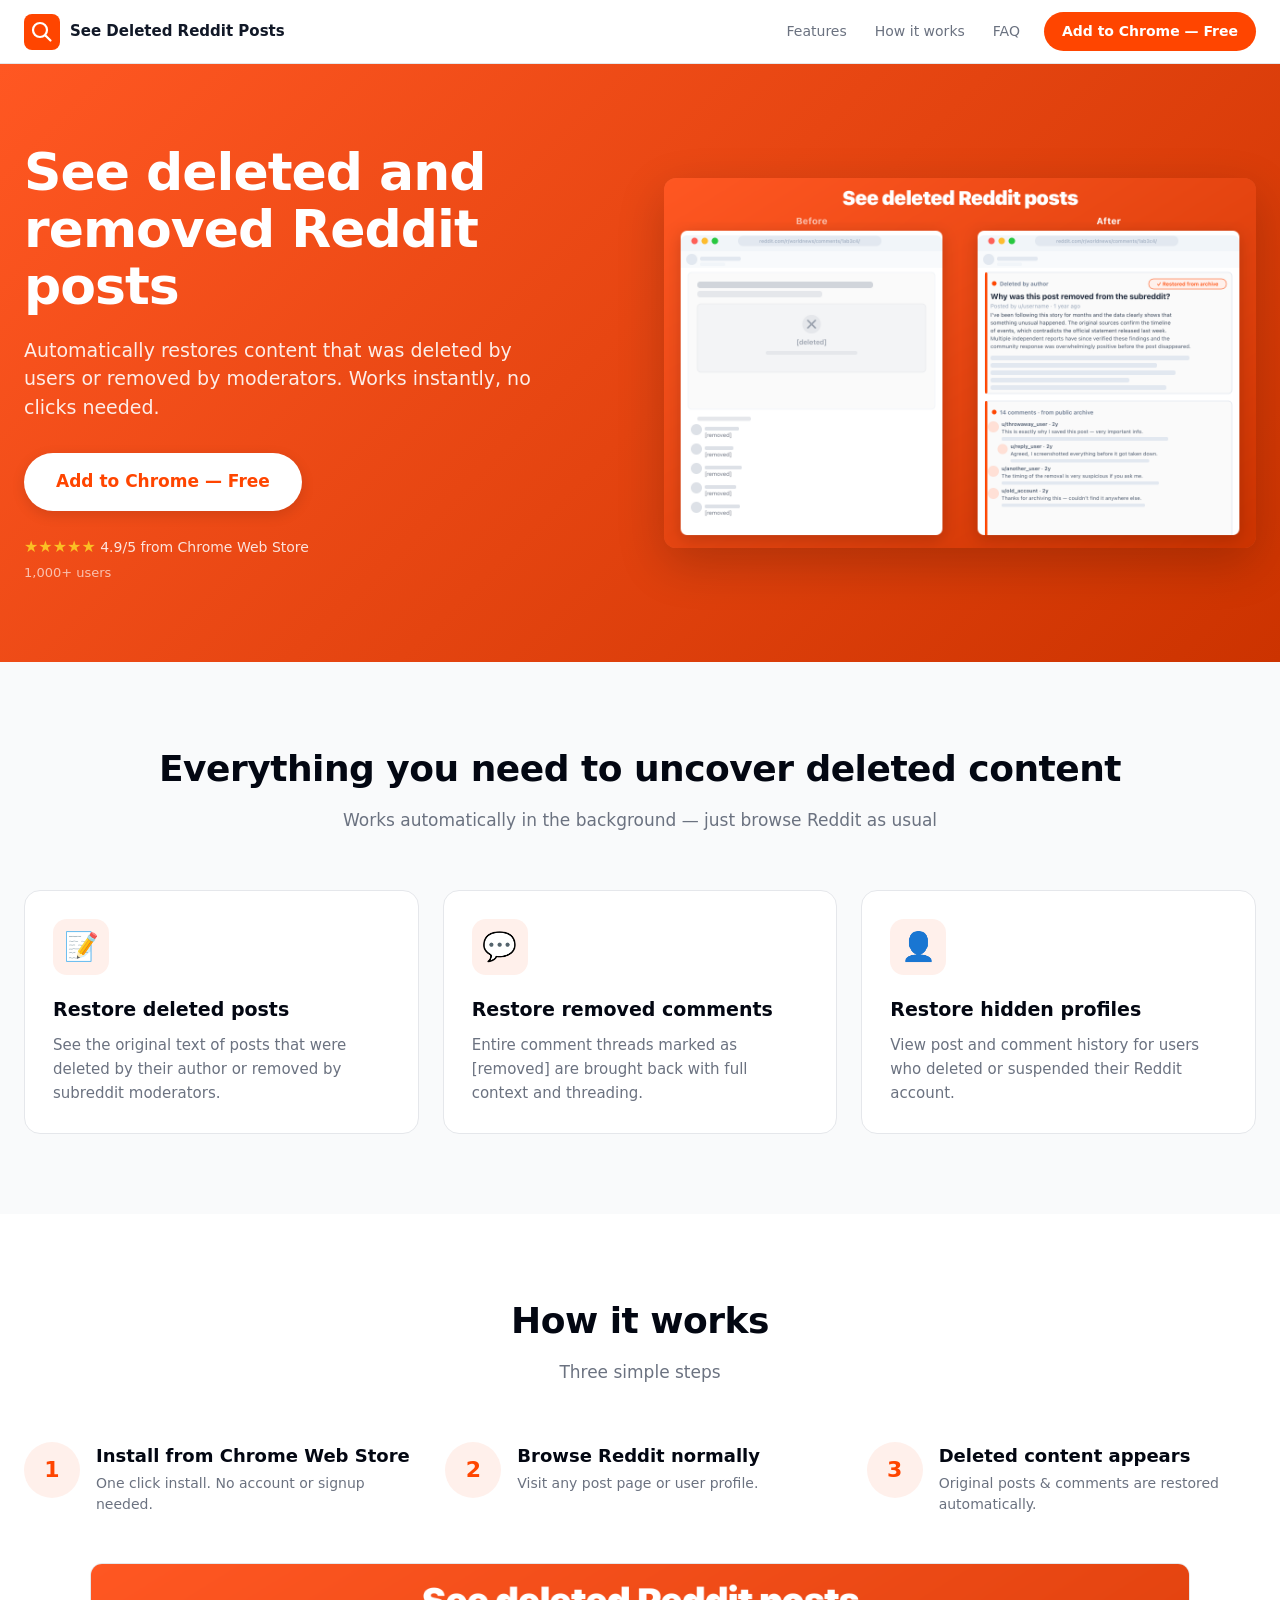
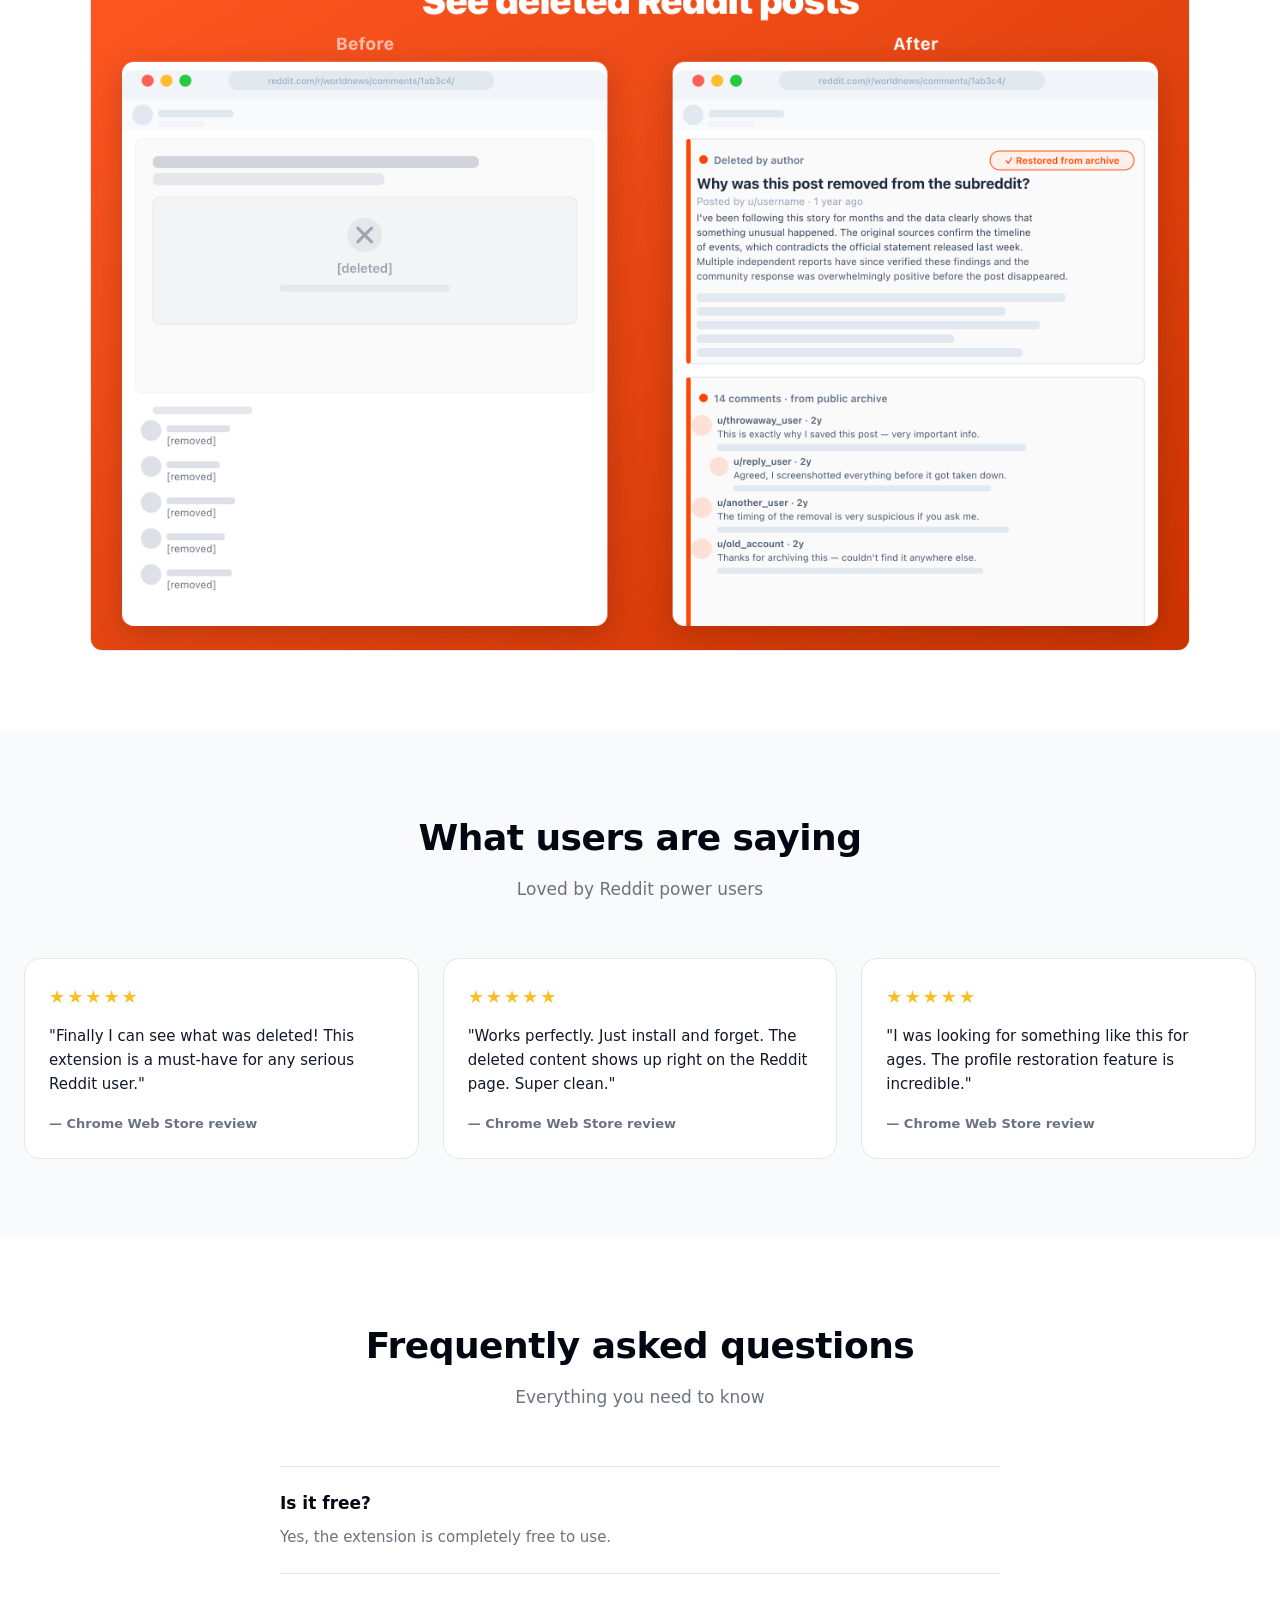
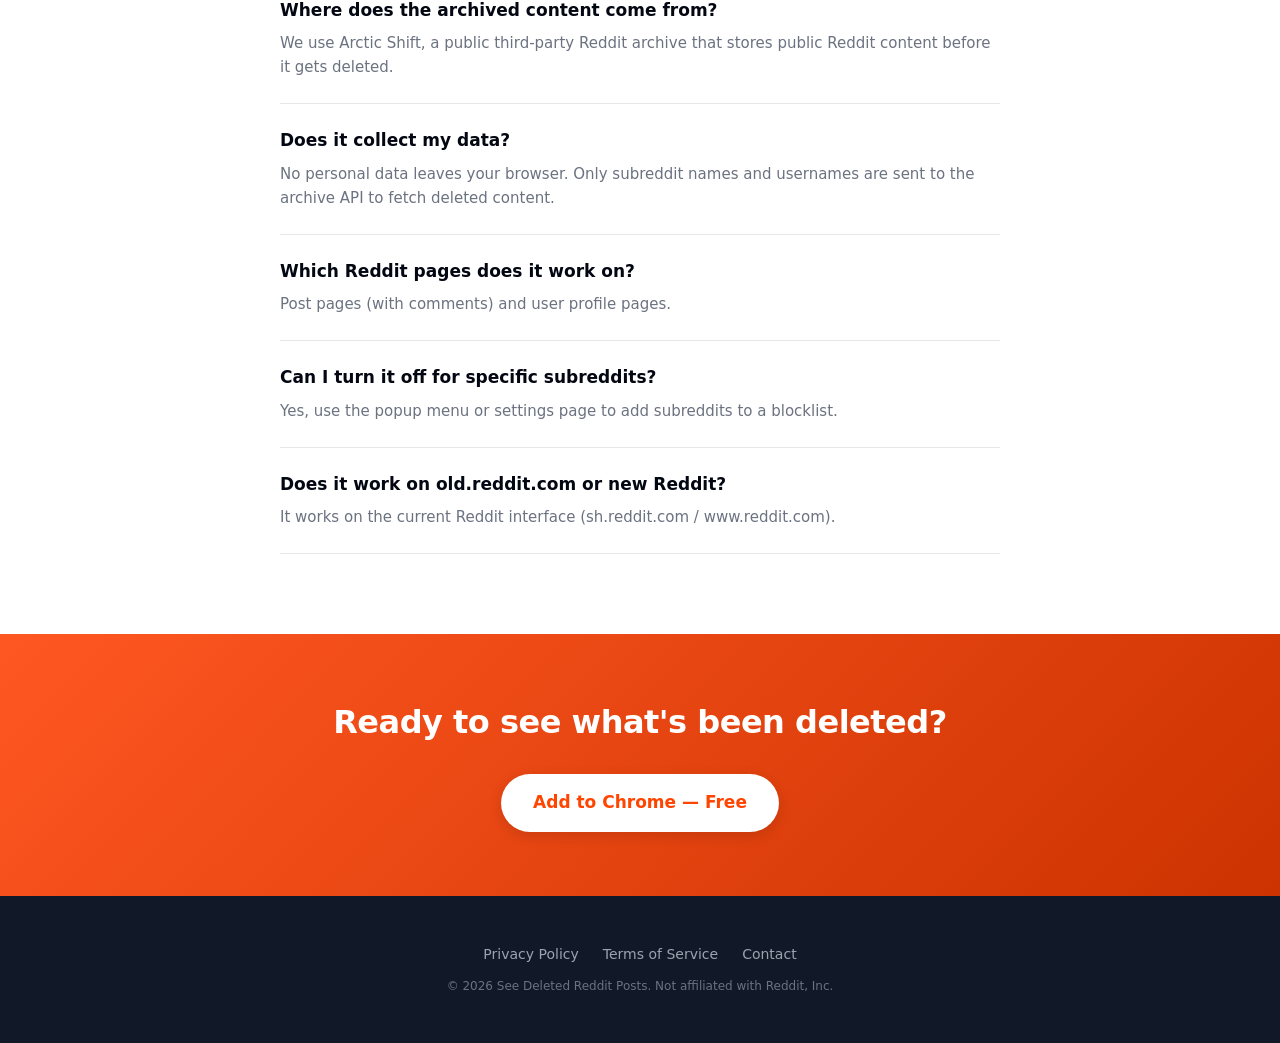
<file: index.html>
<!DOCTYPE html>
<html lang="en">
<head>
  <meta charset="UTF-8">
  <meta name="viewport" content="width=device-width, initial-scale=1.0">
  <title>See Deleted Reddit Posts — Chrome Extension to Restore Removed Content</title>
  <meta name="description" content="Free Chrome extension that automatically restores deleted Reddit posts, removed comments, and hidden user profiles. Works instantly with no setup.">
  <link rel="icon" href="images/favicon.png" type="image/png">
  <link rel="stylesheet" href="css/styles.css">
  <script defer src="https://cloud.umami.is/script.js" data-website-id="a83e818a-06e0-423e-9f40-ede7516b01c0"></script>

  <!-- Open Graph -->
  <meta property="og:title" content="See Deleted Reddit Posts — Chrome Extension">
  <meta property="og:description" content="Automatically restore deleted Reddit posts, removed comments, and hidden user profiles.">
  <meta property="og:image" content="images/og-image.png">
  <meta property="og:type" content="website">

  <!-- Structured data: SoftwareApplication -->
  <script type="application/ld+json">
  {
    "@context": "https://schema.org",
    "@type": "SoftwareApplication",
    "name": "See Deleted Reddit Posts",
    "applicationCategory": "BrowserApplication",
    "operatingSystem": "Chrome",
    "offers": {
      "@type": "Offer",
      "price": "0",
      "priceCurrency": "USD"
    },
    "aggregateRating": {
      "@type": "AggregateRating",
      "ratingValue": "4.9",
      "ratingCount": "1000"
    }
  }
  </script>
</head>
<body>

  <!-- Top Nav -->
  <nav class="nav">
    <div class="nav-inner">
      <a href="./" class="nav-brand">
        <span class="nav-logo">
          <svg width="22" height="22" viewBox="0 0 22 22" fill="none" xmlns="http://www.w3.org/2000/svg">
            <circle cx="9" cy="9" r="7" stroke="white" stroke-width="2.2" fill="none"/>
            <polygon points="9,5.5 12,11.5 6,11.5" fill="#FF4500"/>
            <line x1="14.5" y1="14.5" x2="19.5" y2="19.5" stroke="white" stroke-width="2.2" stroke-linecap="round"/>
          </svg>
        </span>
        See Deleted Reddit Posts
      </a>
      <div class="nav-links">
        <a href="#features">Features</a>
        <a href="#how-it-works">How it works</a>
        <a href="#faq">FAQ</a>
      </div>
      <a href="#install" class="btn-install" id="cws-link-top">Add to Chrome — Free</a>
    </div>
  </nav>

  <!-- Hero -->
  <section class="hero">
    <div class="hero-inner">
      <div>
        <h1>See deleted and removed Reddit posts</h1>
        <p class="hero-sub">
          Automatically restores content that was deleted by users or removed by moderators.
          Works instantly, no clicks needed.
        </p>
        <a href="#install" class="btn-cta-light" id="cws-link-hero">Add to Chrome — Free</a>
        <div class="hero-rating">
          <div>
            <div><span class="hero-rating-stars">★★★★★</span> <span class="hero-rating-text">4.9/5 from Chrome Web Store</span></div>
            <span class="hero-rating-count">1,000+ users</span>
          </div>
        </div>
      </div>
      <div class="hero-image">
        <img src="images/hero-before-after.png" alt="Before and after — extension restores deleted Reddit content">
      </div>
    </div>
  </section>

  <!-- Features -->
  <section class="section" id="features">
    <h2 class="section-title">Everything you need to uncover deleted content</h2>
    <p class="section-sub">Works automatically in the background — just browse Reddit as usual</p>

    <div class="feature-grid">
      <div class="feature-card">
        <div class="feature-icon">📝</div>
        <h3>Restore deleted posts</h3>
        <p>See the original text of posts that were deleted by their author or removed by subreddit moderators.</p>
      </div>
      <div class="feature-card">
        <div class="feature-icon">💬</div>
        <h3>Restore removed comments</h3>
        <p>Entire comment threads marked as [removed] are brought back with full context and threading.</p>
      </div>
      <div class="feature-card">
        <div class="feature-icon">👤</div>
        <h3>Restore hidden profiles</h3>
        <p>View post and comment history for users who deleted or suspended their Reddit account.</p>
      </div>
    </div>
  </section>

  <!-- How it works -->
  <section class="section section-white" id="how-it-works" style="background:white;">
    <h2 class="section-title">How it works</h2>
    <p class="section-sub">Three simple steps</p>

    <div class="steps">
      <div class="step">
        <div class="step-num">1</div>
        <div class="step-text">
          <h4>Install from Chrome Web Store</h4>
          <p>One click install. No account or signup needed.</p>
        </div>
      </div>
      <div class="step">
        <div class="step-num">2</div>
        <div class="step-text">
          <h4>Browse Reddit normally</h4>
          <p>Visit any post page or user profile.</p>
        </div>
      </div>
      <div class="step">
        <div class="step-num">3</div>
        <div class="step-text">
          <h4>Deleted content appears</h4>
          <p>Original posts &amp; comments are restored automatically.</p>
        </div>
      </div>
    </div>

    <div class="demo-image">
      <img src="images/hero-before-after.png" alt="Before and after demonstration">
    </div>
  </section>

  <!-- Reviews -->
  <section class="section">
    <h2 class="section-title">What users are saying</h2>
    <p class="section-sub">Loved by Reddit power users</p>

    <div class="review-grid">
      <div class="review-card">
        <div class="review-stars">★★★★★</div>
        <p class="review-text">"Finally I can see what was deleted! This extension is a must-have for any serious Reddit user."</p>
        <div class="review-attr">— Chrome Web Store review</div>
      </div>
      <div class="review-card">
        <div class="review-stars">★★★★★</div>
        <p class="review-text">"Works perfectly. Just install and forget. The deleted content shows up right on the Reddit page. Super clean."</p>
        <div class="review-attr">— Chrome Web Store review</div>
      </div>
      <div class="review-card">
        <div class="review-stars">★★★★★</div>
        <p class="review-text">"I was looking for something like this for ages. The profile restoration feature is incredible."</p>
        <div class="review-attr">— Chrome Web Store review</div>
      </div>
    </div>
  </section>

  <!-- FAQ -->
  <section class="section section-white" id="faq" style="background:white;">
    <h2 class="section-title">Frequently asked questions</h2>
    <p class="section-sub">Everything you need to know</p>

    <div class="faq-list">
      <div class="faq-item">
        <div class="faq-q">Is it free?</div>
        <div class="faq-a">Yes, the extension is completely free to use.</div>
      </div>
      <div class="faq-item">
        <div class="faq-q">Where does the archived content come from?</div>
        <div class="faq-a">We use Arctic Shift, a public third-party Reddit archive that stores public Reddit content before it gets deleted.</div>
      </div>
      <div class="faq-item">
        <div class="faq-q">Does it collect my data?</div>
        <div class="faq-a">No personal data leaves your browser. Only subreddit names and usernames are sent to the archive API to fetch deleted content.</div>
      </div>
      <div class="faq-item">
        <div class="faq-q">Which Reddit pages does it work on?</div>
        <div class="faq-a">Post pages (with comments) and user profile pages.</div>
      </div>
      <div class="faq-item">
        <div class="faq-q">Can I turn it off for specific subreddits?</div>
        <div class="faq-a">Yes, use the popup menu or settings page to add subreddits to a blocklist.</div>
      </div>
      <div class="faq-item">
        <div class="faq-q">Does it work on old.reddit.com or new Reddit?</div>
        <div class="faq-a">It works on the current Reddit interface (sh.reddit.com / www.reddit.com).</div>
      </div>
    </div>
  </section>

  <!-- Final CTA -->
  <section class="final-cta" id="install">
    <h2>Ready to see what's been deleted?</h2>
    <a href="#" class="btn-cta-light" id="cws-link-bottom">Add to Chrome — Free</a>
  </section>

  <!-- Footer -->
  <footer class="footer">
    <div class="footer-links">
      <a href="privacy/">Privacy Policy</a>
      <a href="terms/">Terms of Service</a>
      <a href="mailto:cws.ai.answer.generator@gmail.com">Contact</a>
    </div>
    <div class="footer-copy">© 2026 See Deleted Reddit Posts. Not affiliated with Reddit, Inc.</div>
  </footer>

  <script src="js/main.js"></script>
</body>
</html>
</file>
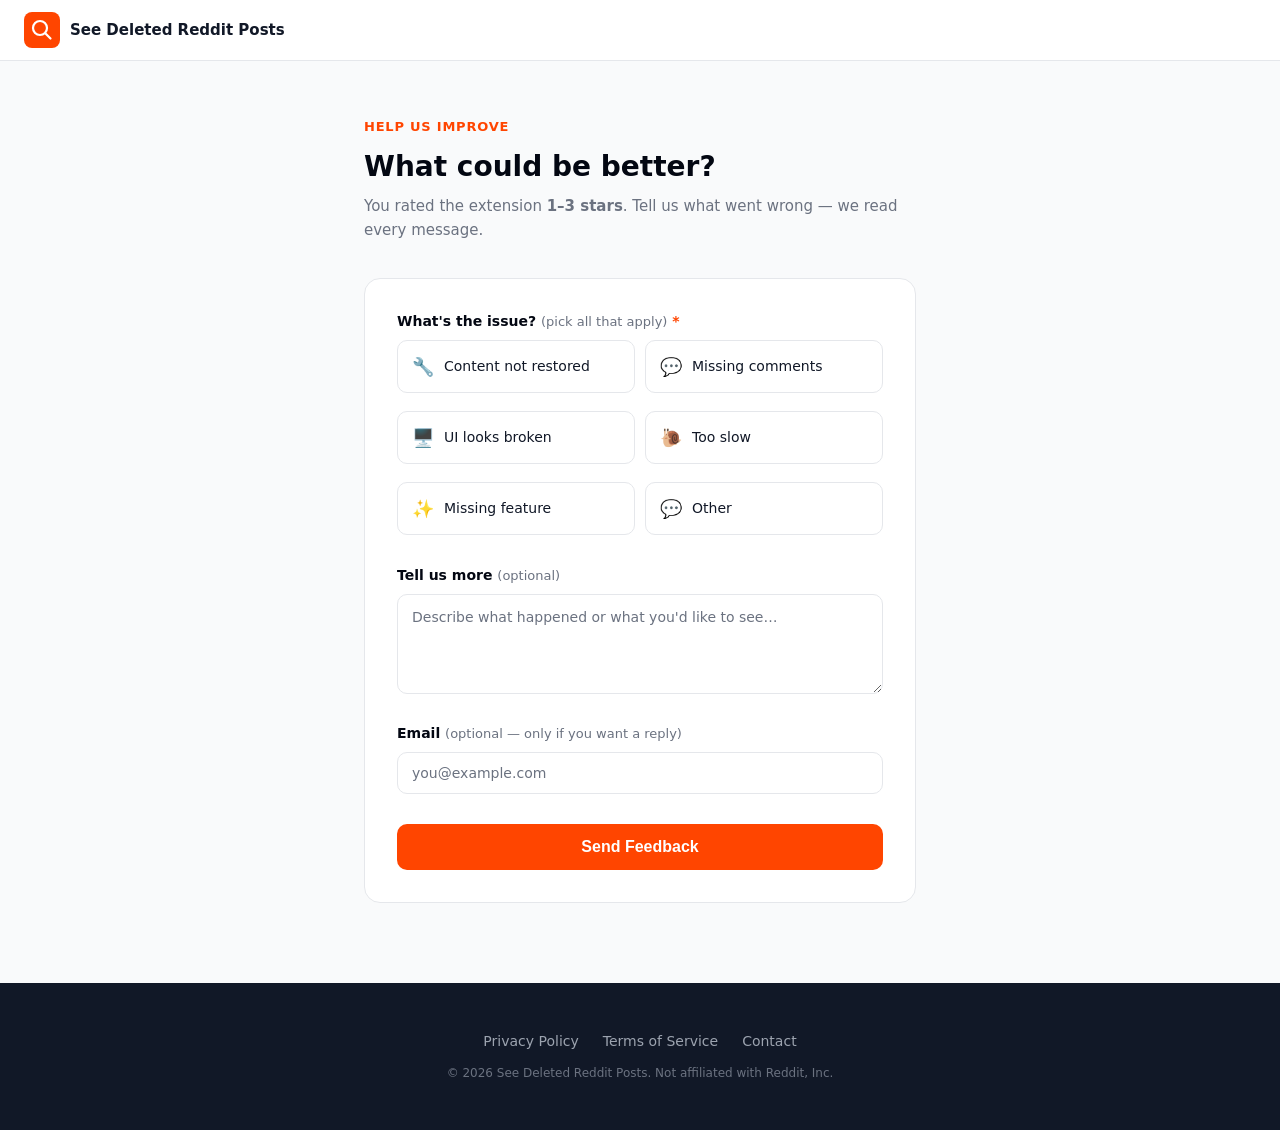
<file: feedback/index.html>
<!DOCTYPE html>
<html lang="en">
<head>
  <meta charset="UTF-8">
  <meta name="viewport" content="width=device-width, initial-scale=1.0">
  <title>Share Your Feedback — See Deleted Reddit Posts</title>
  <meta name="robots" content="noindex">
  <link rel="icon" href="../images/favicon.png" type="image/png">
  <link rel="stylesheet" href="../css/styles.css">
  <script defer src="https://cloud.umami.is/script.js" data-website-id="a83e818a-06e0-423e-9f40-ede7516b01c0"></script>
  <style>
    .feedback-page {
      min-height: 100vh;
      display: flex;
      flex-direction: column;
    }
    .feedback-main {
      flex: 1;
      max-width: 600px;
      margin: 0 auto;
      padding: 56px 24px 80px;
      width: 100%;
    }
    .feedback-eyebrow {
      font-size: 13px;
      font-weight: 600;
      color: var(--accent);
      text-transform: uppercase;
      letter-spacing: 0.06em;
      margin-bottom: 12px;
    }
    .feedback-main h1 {
      font-size: 28px;
      font-weight: 800;
      color: var(--fg-strong);
      margin-bottom: 10px;
      line-height: 1.25;
    }
    .feedback-main .subtitle {
      font-size: 15px;
      color: var(--muted);
      margin-bottom: 36px;
      line-height: 1.6;
    }
    .rating-display {
      display: inline-flex;
      align-items: center;
      gap: 6px;
      background: #fff7ed;
      border: 1.5px solid #fed7aa;
      border-radius: 8px;
      padding: 6px 14px;
      margin-bottom: 32px;
    }
    .rating-display .stars {
      font-size: 18px;
      letter-spacing: 1px;
    }
    .rating-display .rating-label {
      font-size: 13px;
      font-weight: 600;
      color: #92400e;
    }
    .form-card {
      background: white;
      border: 1px solid var(--border);
      border-radius: 16px;
      padding: 32px;
    }
    .form-group {
      margin-bottom: 22px;
    }
    .form-group label {
      display: block;
      font-size: 14px;
      font-weight: 600;
      color: var(--fg-strong);
      margin-bottom: 8px;
    }
    .form-group label .optional {
      font-weight: 400;
      color: var(--muted);
      font-size: 13px;
    }
    .issue-grid {
      display: grid;
      grid-template-columns: 1fr 1fr;
      gap: 10px;
    }
    @media (max-width: 480px) {
      .issue-grid { grid-template-columns: 1fr; }
    }
    .issue-option {
      position: relative;
    }
    .issue-option input[type="checkbox"] {
      position: absolute;
      opacity: 0;
      width: 0;
      height: 0;
    }
    .issue-option label {
      display: flex;
      align-items: center;
      gap: 10px;
      padding: 12px 14px;
      border: 1.5px solid var(--border);
      border-radius: 10px;
      cursor: pointer;
      font-size: 14px;
      font-weight: 500;
      color: var(--fg);
      transition: border-color 0.15s, background 0.15s;
      user-select: none;
    }
    .issue-option label .emoji {
      font-size: 18px;
      flex-shrink: 0;
    }
    .issue-option input[type="checkbox"]:checked + label {
      border-color: var(--accent);
      background: var(--accent-light);
      color: var(--fg-strong);
    }
    .issue-option label:hover {
      border-color: #d1d5db;
      background: var(--bg);
    }
    textarea {
      width: 100%;
      min-height: 100px;
      padding: 12px 14px;
      border: 1.5px solid var(--border);
      border-radius: 10px;
      font-size: 14px;
      font-family: inherit;
      color: var(--fg);
      background: white;
      resize: vertical;
      transition: border-color 0.15s;
      line-height: 1.5;
    }
    textarea:focus {
      outline: none;
      border-color: var(--accent);
    }
    textarea::placeholder { color: var(--muted); }
    input[type="email"] {
      width: 100%;
      padding: 12px 14px;
      border: 1.5px solid var(--border);
      border-radius: 10px;
      font-size: 14px;
      font-family: inherit;
      color: var(--fg);
      background: white;
      transition: border-color 0.15s;
    }
    input[type="email"]:focus {
      outline: none;
      border-color: var(--accent);
    }
    input[type="email"]::placeholder { color: var(--muted); }
    .submit-btn {
      width: 100%;
      padding: 14px;
      background: var(--accent);
      color: white;
      border: none;
      border-radius: 10px;
      font-size: 16px;
      font-weight: 700;
      cursor: pointer;
      transition: background 0.15s, transform 0.1s;
      margin-top: 8px;
    }
    .submit-btn:hover { background: var(--accent-dark); }
    .submit-btn:active { transform: scale(0.99); }
    .submit-btn:disabled {
      background: #d1d5db;
      cursor: not-allowed;
      transform: none;
    }
    .field-error {
      font-size: 13px;
      color: #dc2626;
      margin-top: 8px;
      display: none;
    }
    .field-error.visible { display: block; }
    .issue-grid.invalid .issue-option label {
      border-color: #fca5a5;
    }
    .success-state {
      display: none;
      text-align: center;
      padding: 40px 24px;
    }
    .success-state .success-icon {
      font-size: 52px;
      margin-bottom: 16px;
    }
    .success-state h2 {
      font-size: 22px;
      font-weight: 800;
      color: var(--fg-strong);
      margin-bottom: 10px;
    }
    .success-state p {
      color: var(--muted);
      font-size: 15px;
      line-height: 1.6;
      margin-bottom: 24px;
    }
    .success-state .back-btn {
      display: inline-block;
      padding: 10px 24px;
      background: var(--accent);
      color: white;
      border-radius: 8px;
      font-size: 14px;
      font-weight: 700;
      transition: background 0.15s;
    }
    .success-state .back-btn:hover { background: var(--accent-dark); }
  </style>
</head>
<body class="feedback-page">

  <nav class="nav">
    <div class="nav-inner">
      <a href="../" class="nav-brand">
        <span class="nav-logo">
          <svg width="22" height="22" viewBox="0 0 22 22" fill="none">
            <circle cx="9" cy="9" r="7" stroke="white" stroke-width="2.2" fill="none"/>
            <polygon points="9,5.5 12,11.5 6,11.5" fill="#FF4500"/>
            <line x1="14.5" y1="14.5" x2="19.5" y2="19.5" stroke="white" stroke-width="2.2" stroke-linecap="round"/>
          </svg>
        </span>
        See Deleted Reddit Posts
      </a>
    </div>
  </nav>

  <main class="feedback-main">
    <div class="feedback-eyebrow">Help us improve</div>
    <h1>What could be better?</h1>
    <p class="subtitle">You rated the extension <strong id="stars-label">1–3 stars</strong>. Tell us what went wrong — we read every message.</p>

    <!-- Rating badge (filled in by JS) -->
    <div class="rating-display" id="rating-display" style="display:none">
      <span class="stars" id="stars-emoji"></span>
      <span class="rating-label" id="stars-text"></span>
    </div>

    <div class="form-card">
      <!-- Form -->
      <form id="feedback-form">
        <div class="form-group">
          <label>What's the issue? <span class="optional">(pick all that apply)</span> <span style="color:var(--accent)">*</span></label>
          <div class="issue-grid" id="issue-grid">
            <div class="issue-option">
              <input type="checkbox" name="issue" id="i1" value="content_not_restored">
              <label for="i1"><span class="emoji">🔧</span> Content not restored</label>
            </div>
            <div class="issue-option">
              <input type="checkbox" name="issue" id="i2" value="missing_comments">
              <label for="i2"><span class="emoji">💬</span> Missing comments</label>
            </div>
            <div class="issue-option">
              <input type="checkbox" name="issue" id="i3" value="ui_broken">
              <label for="i3"><span class="emoji">🖥️</span> UI looks broken</label>
            </div>
            <div class="issue-option">
              <input type="checkbox" name="issue" id="i4" value="too_slow">
              <label for="i4"><span class="emoji">🐌</span> Too slow</label>
            </div>
            <div class="issue-option">
              <input type="checkbox" name="issue" id="i5" value="missing_feature">
              <label for="i5"><span class="emoji">✨</span> Missing feature</label>
            </div>
            <div class="issue-option">
              <input type="checkbox" name="issue" id="i6" value="other">
              <label for="i6"><span class="emoji">💬</span> Other</label>
            </div>
          </div>
          <div class="field-error" id="issue-error">Please select at least one issue.</div>
        </div>

        <div class="form-group">
          <label for="comment">Tell us more <span class="optional">(optional)</span></label>
          <textarea id="comment" name="comment" placeholder="Describe what happened or what you'd like to see…"></textarea>
        </div>

        <div class="form-group">
          <label for="email">Email <span class="optional">(optional — only if you want a reply)</span></label>
          <input type="email" id="email" name="email" placeholder="you@example.com">
        </div>

        <button type="submit" class="submit-btn" id="submit-btn">Send Feedback</button>
      </form>

      <!-- Success state -->
      <div class="success-state" id="success-state">
        <div class="success-icon">🙏</div>
        <h2>Thank you for the feedback!</h2>
        <p>We'll do our best to fix the issues you mentioned. If you left an email we may follow up.</p>
        <a href="https://www.reddit.com" class="back-btn">Back to Reddit</a>
      </div>
    </div>
  </main>

  <footer class="footer">
    <div class="footer-links">
      <a href="../privacy/">Privacy Policy</a>
      <a href="../terms/">Terms of Service</a>
      <a href="mailto:cws.ai.answer.generator@gmail.com">Contact</a>
    </div>
    <div class="footer-copy">© 2026 See Deleted Reddit Posts. Not affiliated with Reddit, Inc.</div>
  </footer>

  <script src="../js/main.js"></script>
  <script>
    const SUPABASE_URL = "https://jjcecqewbzsrinvnftol.supabase.co";
    const SUPABASE_ANON_KEY = "eyJhbGciOiJIUzI1NiIsInR5cCI6IkpXVCJ9.eyJpc3MiOiJzdXBhYmFzZSIsInJlZiI6ImpqY2VjcWV3Ynpzcmludm5mdG9sIiwicm9sZSI6ImFub24iLCJpYXQiOjE3NzgxMzcxODEsImV4cCI6MjA5MzcxMzE4MX0.tUGiUSWQAZ0TraMjiqO5B52yRtXOVjyChQ_gHYhQ5Ww";
    const FEEDBACK_SOURCE = "in_app_rating";

    // Read ?rating=N from URL (extension passes it)
    const params = new URLSearchParams(location.search);
    const rating = parseInt(params.get("rating") || "0", 10);

    if (rating >= 1 && rating <= 5) {
      const starsEl = document.getElementById("stars-emoji");
      const textEl = document.getElementById("stars-text");
      const ratingDisplay = document.getElementById("rating-display");
      starsEl.textContent = "★".repeat(rating) + "☆".repeat(5 - rating);
      textEl.textContent = `${rating} star${rating > 1 ? "s" : ""}`;
      ratingDisplay.style.display = "inline-flex";

      const label = document.getElementById("stars-label");
      label.textContent = `${rating} star${rating > 1 ? "s" : ""}`;
    }

    const form = document.getElementById("feedback-form");
    const successState = document.getElementById("success-state");
    const submitBtn = document.getElementById("submit-btn");

    const issueGrid = document.getElementById("issue-grid");
    const issueError = document.getElementById("issue-error");

    issueGrid.addEventListener("change", () => {
      issueGrid.classList.remove("invalid");
      issueError.classList.remove("visible");
    });

    form.addEventListener("submit", async (e) => {
      e.preventDefault();
      const issues = Array.from(form.querySelectorAll('input[name="issue"]:checked'))
        .map(el => el.value);

      if (issues.length === 0) {
        issueGrid.classList.add("invalid");
        issueError.classList.add("visible");
        issueGrid.scrollIntoView({ behavior: "smooth", block: "center" });
        return;
      }
      issueGrid.classList.remove("invalid");
      issueError.classList.remove("visible");

      const comment = form.querySelector("#comment").value.trim() || null;
      const email = form.querySelector("#email").value.trim() || null;

      submitBtn.disabled = true;
      submitBtn.textContent = "Sending…";

      try {
        const resp = await fetch(`${SUPABASE_URL}/rest/v1/feedback`, {
          method: "POST",
          headers: {
            "Content-Type": "application/json",
            "apikey": SUPABASE_ANON_KEY,
            "Authorization": `Bearer ${SUPABASE_ANON_KEY}`,
            "Prefer": "return=minimal"
          },
          body: JSON.stringify({
            source: FEEDBACK_SOURCE,
            rating: rating || null,
            reason: issues.length > 0 ? issues.join(", ") : null,
            comment,
            email
          })
        });

        if (!resp.ok) throw new Error(`HTTP ${resp.status}`);

        form.style.display = "none";
        successState.style.display = "block";
      } catch (err) {
        console.error("Feedback submit error:", err);
        submitBtn.disabled = false;
        submitBtn.textContent = "Send Feedback";
        alert("Something went wrong. Please try again.");
      }
    });
  </script>
</body>
</html>
</file>
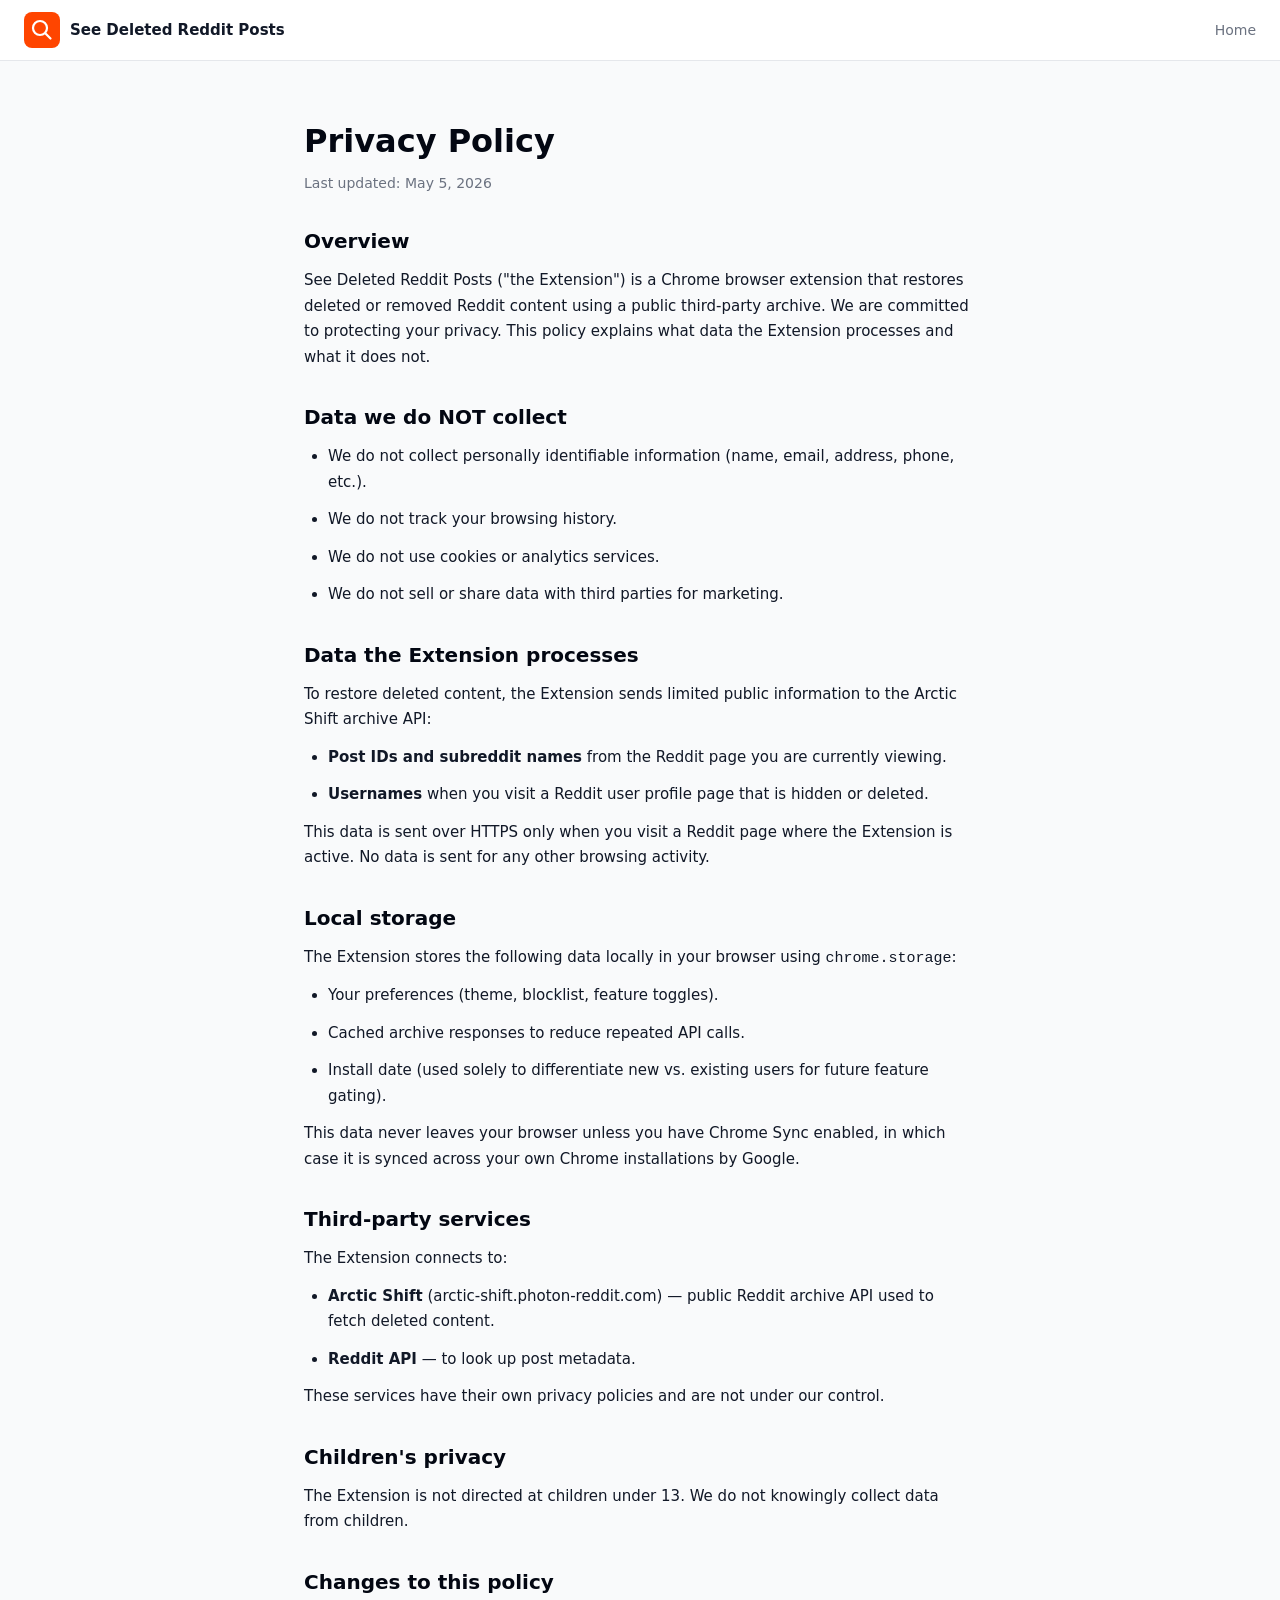
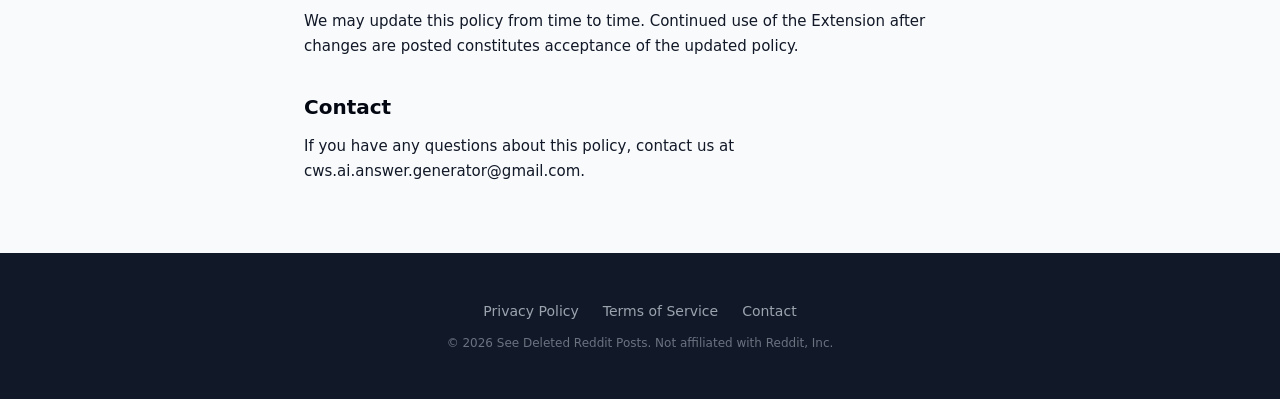
<file: privacy/index.html>
<!DOCTYPE html>
<html lang="en">
<head>
  <meta charset="UTF-8">
  <meta name="viewport" content="width=device-width, initial-scale=1.0">
  <title>Privacy Policy — See Deleted Reddit Posts</title>
  <link rel="icon" href="../images/favicon.png" type="image/png">
  <link rel="stylesheet" href="../css/styles.css">
  <script defer src="https://cloud.umami.is/script.js" data-website-id="a83e818a-06e0-423e-9f40-ede7516b01c0"></script>
  <style>
    .legal { max-width: 720px; margin: 0 auto; padding: 56px 24px; }
    .legal h1 { font-size: 32px; font-weight: 800; margin-bottom: 8px; color: var(--fg-strong); }
    .legal .last-updated { color: var(--muted); font-size: 14px; margin-bottom: 32px; }
    .legal h2 { font-size: 20px; font-weight: 700; margin: 32px 0 12px; color: var(--fg-strong); }
    .legal p, .legal li { font-size: 15px; color: var(--fg); line-height: 1.7; margin-bottom: 12px; }
    .legal ul { padding-left: 24px; }
  </style>
</head>
<body>

  <nav class="nav">
    <div class="nav-inner">
      <a href="../" class="nav-brand">
        <span class="nav-logo">
          <svg width="22" height="22" viewBox="0 0 22 22" fill="none">
            <circle cx="9" cy="9" r="7" stroke="white" stroke-width="2.2" fill="none"/>
            <polygon points="9,5.5 12,11.5 6,11.5" fill="#FF4500"/>
            <line x1="14.5" y1="14.5" x2="19.5" y2="19.5" stroke="white" stroke-width="2.2" stroke-linecap="round"/>
          </svg>
        </span>
        See Deleted Reddit Posts
      </a>
      <div class="nav-links" style="margin-left:auto;">
        <a href="../">Home</a>
      </div>
    </div>
  </nav>

  <main class="legal">
    <h1>Privacy Policy</h1>
    <div class="last-updated">Last updated: May 5, 2026</div>

    <h2>Overview</h2>
    <p>See Deleted Reddit Posts ("the Extension") is a Chrome browser extension that restores deleted or removed Reddit content using a public third-party archive. We are committed to protecting your privacy. This policy explains what data the Extension processes and what it does not.</p>

    <h2>Data we do NOT collect</h2>
    <ul>
      <li>We do not collect personally identifiable information (name, email, address, phone, etc.).</li>
      <li>We do not track your browsing history.</li>
      <li>We do not use cookies or analytics services.</li>
      <li>We do not sell or share data with third parties for marketing.</li>
    </ul>

    <h2>Data the Extension processes</h2>
    <p>To restore deleted content, the Extension sends limited public information to the Arctic Shift archive API:</p>
    <ul>
      <li><strong>Post IDs and subreddit names</strong> from the Reddit page you are currently viewing.</li>
      <li><strong>Usernames</strong> when you visit a Reddit user profile page that is hidden or deleted.</li>
    </ul>
    <p>This data is sent over HTTPS only when you visit a Reddit page where the Extension is active. No data is sent for any other browsing activity.</p>

    <h2>Local storage</h2>
    <p>The Extension stores the following data locally in your browser using <code>chrome.storage</code>:</p>
    <ul>
      <li>Your preferences (theme, blocklist, feature toggles).</li>
      <li>Cached archive responses to reduce repeated API calls.</li>
      <li>Install date (used solely to differentiate new vs. existing users for future feature gating).</li>
    </ul>
    <p>This data never leaves your browser unless you have Chrome Sync enabled, in which case it is synced across your own Chrome installations by Google.</p>

    <h2>Third-party services</h2>
    <p>The Extension connects to:</p>
    <ul>
      <li><strong>Arctic Shift</strong> (<a href="https://arctic-shift.photon-reddit.com/">arctic-shift.photon-reddit.com</a>) — public Reddit archive API used to fetch deleted content.</li>
      <li><strong>Reddit API</strong> — to look up post metadata.</li>
    </ul>
    <p>These services have their own privacy policies and are not under our control.</p>

    <h2>Children's privacy</h2>
    <p>The Extension is not directed at children under 13. We do not knowingly collect data from children.</p>

    <h2>Changes to this policy</h2>
    <p>We may update this policy from time to time. Continued use of the Extension after changes are posted constitutes acceptance of the updated policy.</p>

    <h2>Contact</h2>
    <p>If you have any questions about this policy, contact us at <a href="mailto:cws.ai.answer.generator@gmail.com">cws.ai.answer.generator@gmail.com</a>.</p>
  </main>

  <footer class="footer">
    <div class="footer-links">
      <a href="../privacy/">Privacy Policy</a>
      <a href="../terms/">Terms of Service</a>
      <a href="mailto:cws.ai.answer.generator@gmail.com">Contact</a>
    </div>
    <div class="footer-copy">© 2026 See Deleted Reddit Posts. Not affiliated with Reddit, Inc.</div>
  </footer>
</body>
</html>
</file>
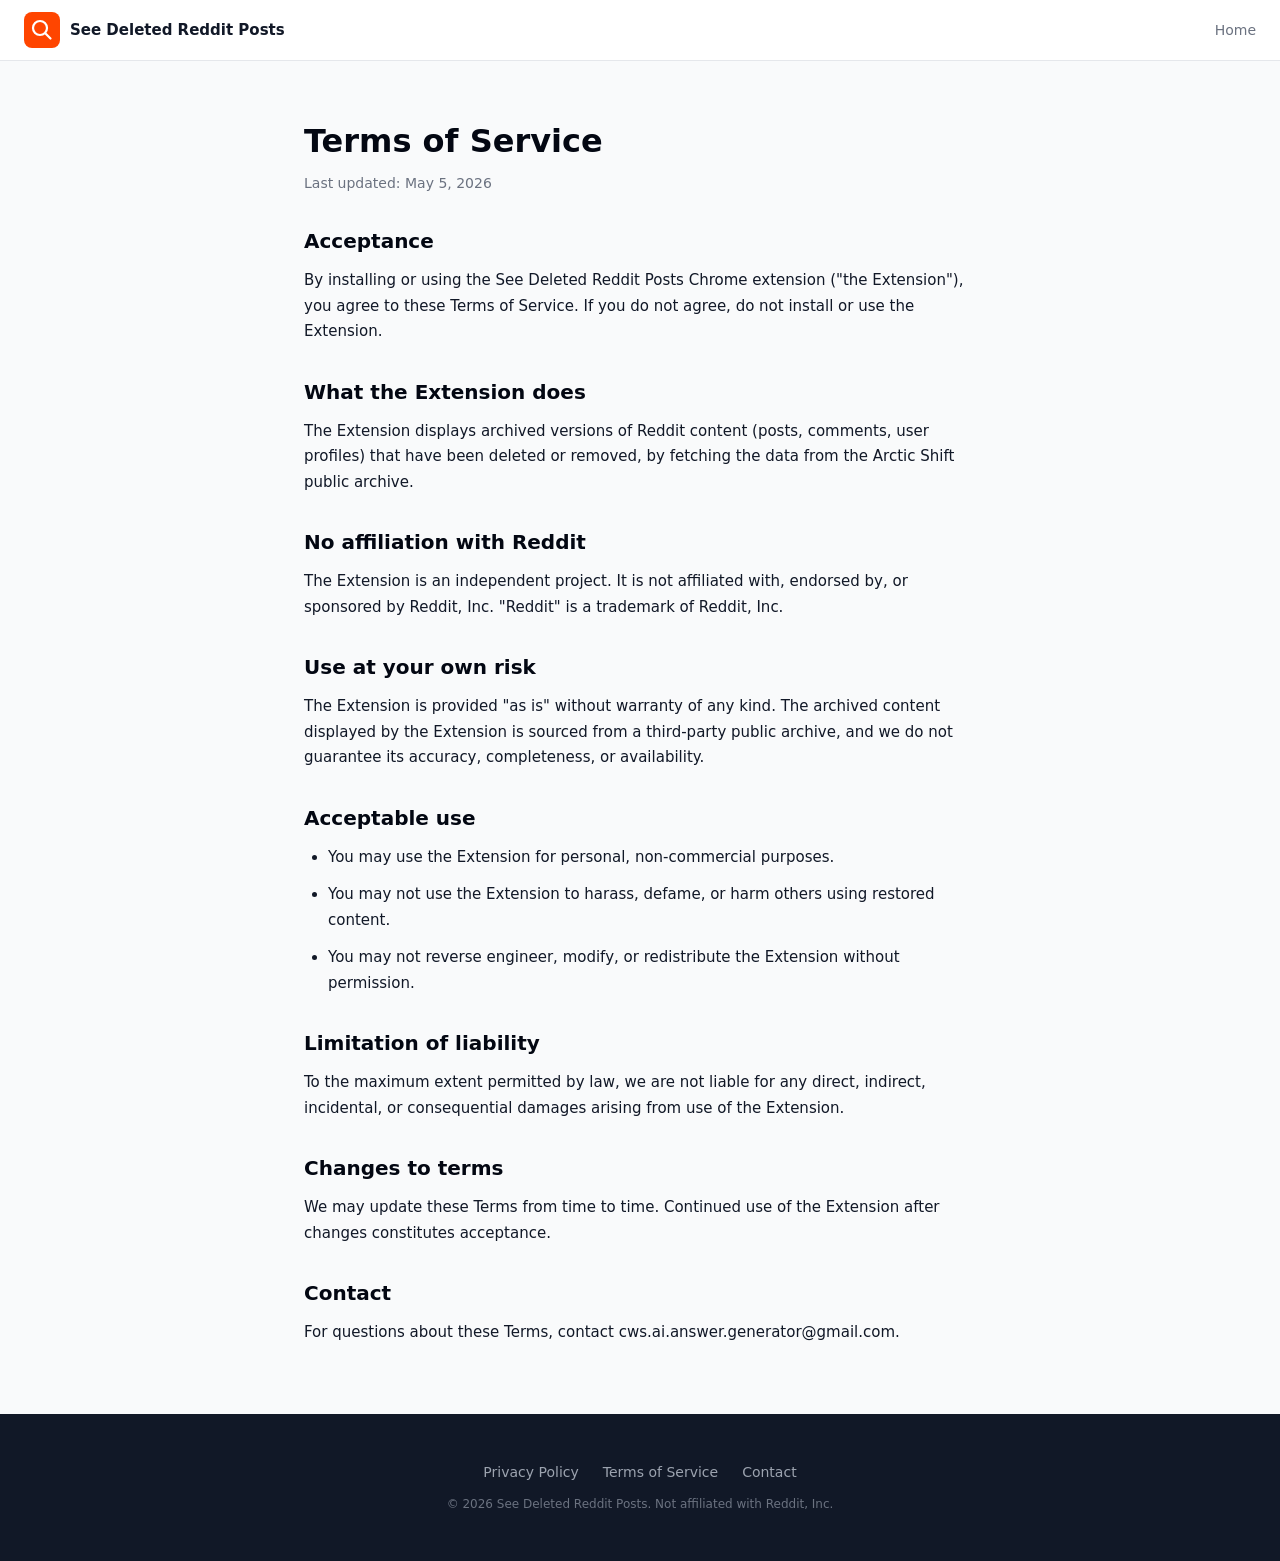
<file: terms/index.html>
<!DOCTYPE html>
<html lang="en">
<head>
  <meta charset="UTF-8">
  <meta name="viewport" content="width=device-width, initial-scale=1.0">
  <title>Terms of Service — See Deleted Reddit Posts</title>
  <link rel="icon" href="../images/favicon.png" type="image/png">
  <link rel="stylesheet" href="../css/styles.css">
  <script defer src="https://cloud.umami.is/script.js" data-website-id="a83e818a-06e0-423e-9f40-ede7516b01c0"></script>
  <style>
    .legal { max-width: 720px; margin: 0 auto; padding: 56px 24px; }
    .legal h1 { font-size: 32px; font-weight: 800; margin-bottom: 8px; color: var(--fg-strong); }
    .legal .last-updated { color: var(--muted); font-size: 14px; margin-bottom: 32px; }
    .legal h2 { font-size: 20px; font-weight: 700; margin: 32px 0 12px; color: var(--fg-strong); }
    .legal p, .legal li { font-size: 15px; color: var(--fg); line-height: 1.7; margin-bottom: 12px; }
    .legal ul { padding-left: 24px; }
  </style>
</head>
<body>

  <nav class="nav">
    <div class="nav-inner">
      <a href="../" class="nav-brand">
        <span class="nav-logo">
          <svg width="22" height="22" viewBox="0 0 22 22" fill="none">
            <circle cx="9" cy="9" r="7" stroke="white" stroke-width="2.2" fill="none"/>
            <polygon points="9,5.5 12,11.5 6,11.5" fill="#FF4500"/>
            <line x1="14.5" y1="14.5" x2="19.5" y2="19.5" stroke="white" stroke-width="2.2" stroke-linecap="round"/>
          </svg>
        </span>
        See Deleted Reddit Posts
      </a>
      <div class="nav-links" style="margin-left:auto;">
        <a href="../">Home</a>
      </div>
    </div>
  </nav>

  <main class="legal">
    <h1>Terms of Service</h1>
    <div class="last-updated">Last updated: May 5, 2026</div>

    <h2>Acceptance</h2>
    <p>By installing or using the See Deleted Reddit Posts Chrome extension ("the Extension"), you agree to these Terms of Service. If you do not agree, do not install or use the Extension.</p>

    <h2>What the Extension does</h2>
    <p>The Extension displays archived versions of Reddit content (posts, comments, user profiles) that have been deleted or removed, by fetching the data from the Arctic Shift public archive.</p>

    <h2>No affiliation with Reddit</h2>
    <p>The Extension is an independent project. It is not affiliated with, endorsed by, or sponsored by Reddit, Inc. "Reddit" is a trademark of Reddit, Inc.</p>

    <h2>Use at your own risk</h2>
    <p>The Extension is provided "as is" without warranty of any kind. The archived content displayed by the Extension is sourced from a third-party public archive, and we do not guarantee its accuracy, completeness, or availability.</p>

    <h2>Acceptable use</h2>
    <ul>
      <li>You may use the Extension for personal, non-commercial purposes.</li>
      <li>You may not use the Extension to harass, defame, or harm others using restored content.</li>
      <li>You may not reverse engineer, modify, or redistribute the Extension without permission.</li>
    </ul>

    <h2>Limitation of liability</h2>
    <p>To the maximum extent permitted by law, we are not liable for any direct, indirect, incidental, or consequential damages arising from use of the Extension.</p>

    <h2>Changes to terms</h2>
    <p>We may update these Terms from time to time. Continued use of the Extension after changes constitutes acceptance.</p>

    <h2>Contact</h2>
    <p>For questions about these Terms, contact <a href="mailto:cws.ai.answer.generator@gmail.com">cws.ai.answer.generator@gmail.com</a>.</p>
  </main>

  <footer class="footer">
    <div class="footer-links">
      <a href="../privacy/">Privacy Policy</a>
      <a href="../terms/">Terms of Service</a>
      <a href="mailto:cws.ai.answer.generator@gmail.com">Contact</a>
    </div>
    <div class="footer-copy">© 2026 See Deleted Reddit Posts. Not affiliated with Reddit, Inc.</div>
  </footer>
</body>
</html>
</file>
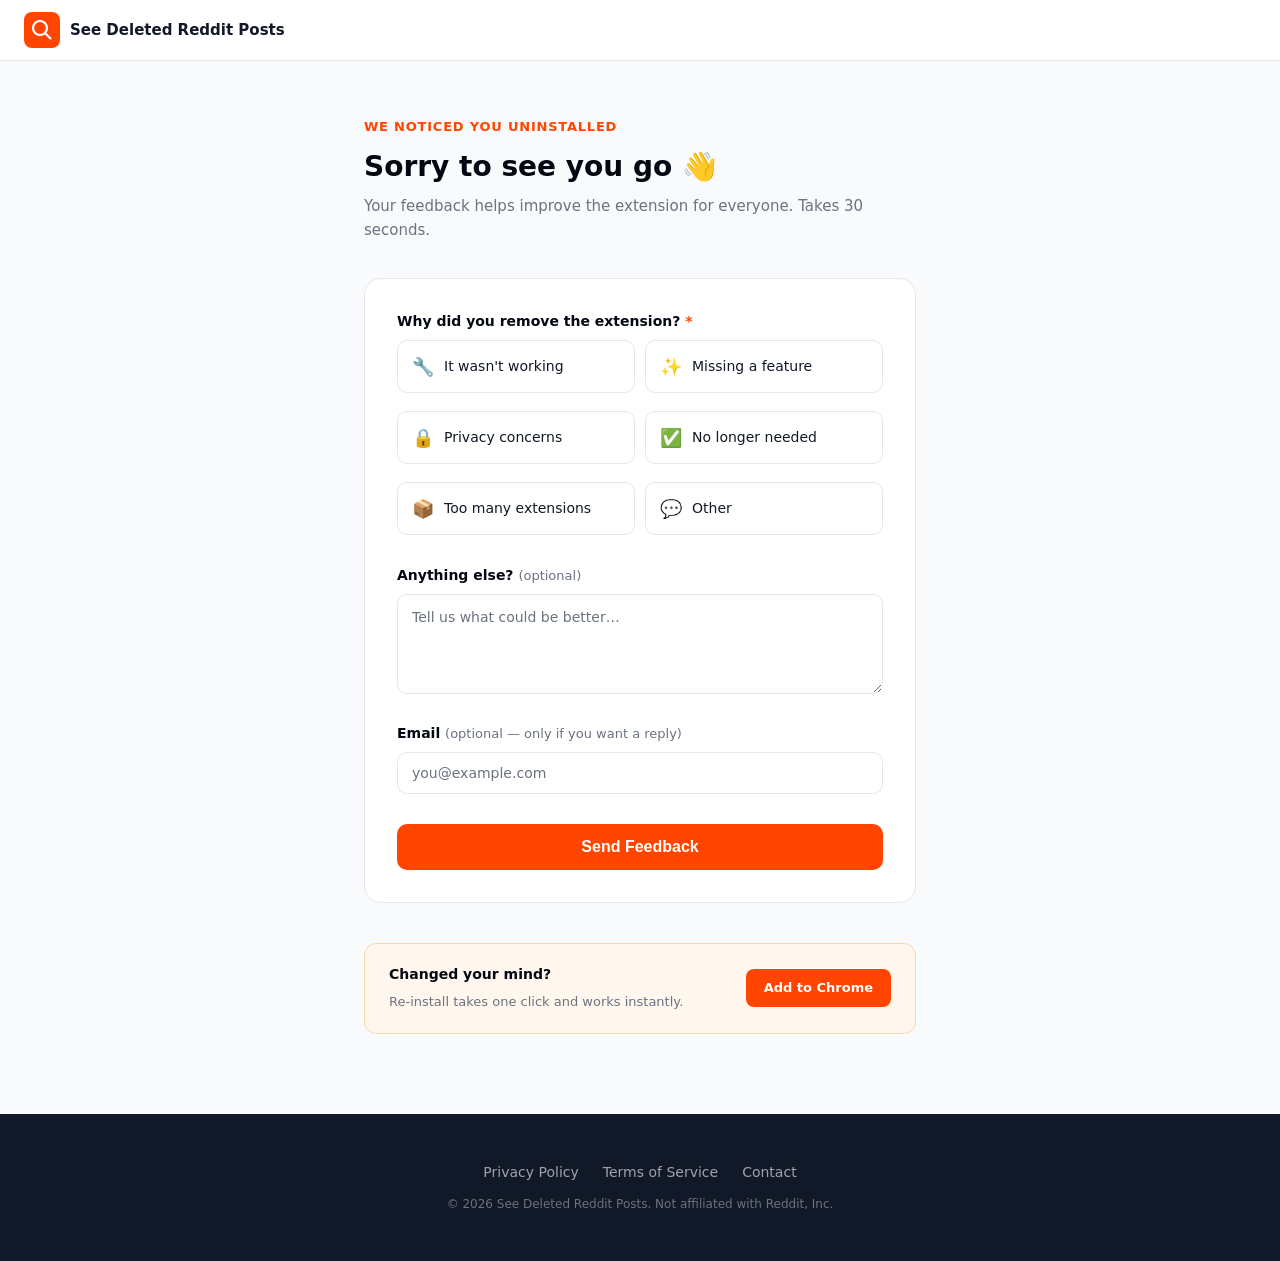
<file: uninstall/index.html>
<!DOCTYPE html>
<html lang="en">
<head>
  <meta charset="UTF-8">
  <meta name="viewport" content="width=device-width, initial-scale=1.0">
  <title>Sorry to see you go — See Deleted Reddit Posts</title>
  <meta name="robots" content="noindex">
  <link rel="icon" href="../images/favicon.png" type="image/png">
  <link rel="stylesheet" href="../css/styles.css">
  <script defer src="https://cloud.umami.is/script.js" data-website-id="a83e818a-06e0-423e-9f40-ede7516b01c0"></script>
  <style>
    .feedback-page {
      min-height: 100vh;
      display: flex;
      flex-direction: column;
    }
    .feedback-main {
      flex: 1;
      max-width: 600px;
      margin: 0 auto;
      padding: 56px 24px 80px;
      width: 100%;
    }
    .feedback-eyebrow {
      font-size: 13px;
      font-weight: 600;
      color: var(--accent);
      text-transform: uppercase;
      letter-spacing: 0.06em;
      margin-bottom: 12px;
    }
    .feedback-main h1 {
      font-size: 28px;
      font-weight: 800;
      color: var(--fg-strong);
      margin-bottom: 10px;
      line-height: 1.25;
    }
    .feedback-main .subtitle {
      font-size: 15px;
      color: var(--muted);
      margin-bottom: 36px;
      line-height: 1.6;
    }
    .form-card {
      background: white;
      border: 1px solid var(--border);
      border-radius: 16px;
      padding: 32px;
    }
    .form-group {
      margin-bottom: 22px;
    }
    .form-group label {
      display: block;
      font-size: 14px;
      font-weight: 600;
      color: var(--fg-strong);
      margin-bottom: 8px;
    }
    .form-group label .optional {
      font-weight: 400;
      color: var(--muted);
      font-size: 13px;
    }
    .reason-grid {
      display: grid;
      grid-template-columns: 1fr 1fr;
      gap: 10px;
    }
    @media (max-width: 480px) {
      .reason-grid { grid-template-columns: 1fr; }
    }
    .reason-option {
      position: relative;
    }
    .reason-option input[type="radio"] {
      position: absolute;
      opacity: 0;
      width: 0;
      height: 0;
    }
    .reason-option label {
      display: flex;
      align-items: center;
      gap: 10px;
      padding: 12px 14px;
      border: 1.5px solid var(--border);
      border-radius: 10px;
      cursor: pointer;
      font-size: 14px;
      font-weight: 500;
      color: var(--fg);
      transition: border-color 0.15s, background 0.15s;
      user-select: none;
    }
    .reason-option label .emoji {
      font-size: 18px;
      flex-shrink: 0;
    }
    .reason-option input[type="radio"]:checked + label {
      border-color: var(--accent);
      background: var(--accent-light);
      color: var(--fg-strong);
    }
    .reason-option label:hover {
      border-color: #d1d5db;
      background: var(--bg);
    }
    textarea {
      width: 100%;
      min-height: 100px;
      padding: 12px 14px;
      border: 1.5px solid var(--border);
      border-radius: 10px;
      font-size: 14px;
      font-family: inherit;
      color: var(--fg);
      background: white;
      resize: vertical;
      transition: border-color 0.15s;
      line-height: 1.5;
    }
    textarea:focus {
      outline: none;
      border-color: var(--accent);
    }
    textarea::placeholder { color: var(--muted); }
    input[type="email"] {
      width: 100%;
      padding: 12px 14px;
      border: 1.5px solid var(--border);
      border-radius: 10px;
      font-size: 14px;
      font-family: inherit;
      color: var(--fg);
      background: white;
      transition: border-color 0.15s;
    }
    input[type="email"]:focus {
      outline: none;
      border-color: var(--accent);
    }
    input[type="email"]::placeholder { color: var(--muted); }
    .submit-btn {
      width: 100%;
      padding: 14px;
      background: var(--accent);
      color: white;
      border: none;
      border-radius: 10px;
      font-size: 16px;
      font-weight: 700;
      cursor: pointer;
      transition: background 0.15s, transform 0.1s;
      margin-top: 8px;
    }
    .submit-btn:hover { background: var(--accent-dark); }
    .submit-btn:active { transform: scale(0.99); }
    .submit-btn:disabled {
      background: #d1d5db;
      cursor: not-allowed;
      transform: none;
    }
    .field-error {
      font-size: 13px;
      color: #dc2626;
      margin-top: 8px;
      display: none;
    }
    .field-error.visible { display: block; }
    .reason-grid.invalid .reason-option label {
      border-color: #fca5a5;
    }
    .success-state {
      display: none;
      text-align: center;
      padding: 40px 24px;
    }
    .success-state .success-icon {
      font-size: 52px;
      margin-bottom: 16px;
    }
    .success-state h2 {
      font-size: 22px;
      font-weight: 800;
      color: var(--fg-strong);
      margin-bottom: 10px;
    }
    .success-state p {
      color: var(--muted);
      font-size: 15px;
      line-height: 1.6;
    }
    .reinstall-nudge {
      margin-top: 40px;
      padding: 20px 24px;
      background: #fff7ed;
      border: 1.5px solid #fed7aa;
      border-radius: 12px;
      display: flex;
      align-items: center;
      gap: 16px;
    }
    .reinstall-nudge .nudge-text {
      flex: 1;
    }
    .reinstall-nudge .nudge-text strong {
      display: block;
      font-size: 14px;
      font-weight: 700;
      color: var(--fg-strong);
      margin-bottom: 4px;
    }
    .reinstall-nudge .nudge-text span {
      font-size: 13px;
      color: var(--muted);
    }
    .reinstall-nudge a {
      padding: 9px 18px;
      background: var(--accent);
      color: white;
      border-radius: 8px;
      font-size: 13px;
      font-weight: 700;
      white-space: nowrap;
      transition: background 0.15s;
      flex-shrink: 0;
    }
    .reinstall-nudge a:hover { background: var(--accent-dark); }
  </style>
</head>
<body class="feedback-page">

  <nav class="nav">
    <div class="nav-inner">
      <a href="../" class="nav-brand">
        <span class="nav-logo">
          <svg width="22" height="22" viewBox="0 0 22 22" fill="none">
            <circle cx="9" cy="9" r="7" stroke="white" stroke-width="2.2" fill="none"/>
            <polygon points="9,5.5 12,11.5 6,11.5" fill="#FF4500"/>
            <line x1="14.5" y1="14.5" x2="19.5" y2="19.5" stroke="white" stroke-width="2.2" stroke-linecap="round"/>
          </svg>
        </span>
        See Deleted Reddit Posts
      </a>
    </div>
  </nav>

  <main class="feedback-main">
    <div class="feedback-eyebrow">We noticed you uninstalled</div>
    <h1>Sorry to see you go 👋</h1>
    <p class="subtitle">Your feedback helps improve the extension for everyone. Takes 30 seconds.</p>

    <div class="form-card">
      <!-- Form -->
      <form id="feedback-form">
        <div class="form-group">
          <label>Why did you remove the extension? <span style="color:var(--accent)">*</span></label>
          <div class="reason-grid" id="reason-grid">
            <div class="reason-option">
              <input type="radio" name="reason" id="r1" value="not_working">
              <label for="r1"><span class="emoji">🔧</span> It wasn't working</label>
            </div>
            <div class="reason-option">
              <input type="radio" name="reason" id="r2" value="missing_feature">
              <label for="r2"><span class="emoji">✨</span> Missing a feature</label>
            </div>
            <div class="reason-option">
              <input type="radio" name="reason" id="r3" value="privacy_concern">
              <label for="r3"><span class="emoji">🔒</span> Privacy concerns</label>
            </div>
            <div class="reason-option">
              <input type="radio" name="reason" id="r4" value="no_longer_needed">
              <label for="r4"><span class="emoji">✅</span> No longer needed</label>
            </div>
            <div class="reason-option">
              <input type="radio" name="reason" id="r5" value="too_many_extensions">
              <label for="r5"><span class="emoji">📦</span> Too many extensions</label>
            </div>
            <div class="reason-option">
              <input type="radio" name="reason" id="r6" value="other">
              <label for="r6"><span class="emoji">💬</span> Other</label>
            </div>
          </div>
          <div class="field-error" id="reason-error">Please select a reason.</div>
        </div>

        <div class="form-group">
          <label for="comment">Anything else? <span class="optional">(optional)</span></label>
          <textarea id="comment" name="comment" placeholder="Tell us what could be better…"></textarea>
        </div>

        <div class="form-group">
          <label for="email">Email <span class="optional">(optional — only if you want a reply)</span></label>
          <input type="email" id="email" name="email" placeholder="you@example.com">
        </div>

        <button type="submit" class="submit-btn" id="submit-btn">Send Feedback</button>
      </form>

      <!-- Success state -->
      <div class="success-state" id="success-state">
        <div class="success-icon">🙏</div>
        <h2>Thank you!</h2>
        <p>Your feedback was received and will help make the extension better.</p>
      </div>
    </div>

    <!-- Reinstall nudge -->
    <div class="reinstall-nudge" id="reinstall-nudge">
      <div class="nudge-text">
        <strong>Changed your mind?</strong>
        <span>Re-install takes one click and works instantly.</span>
      </div>
      <a href="#" id="reinstall-link">Add to Chrome</a>
    </div>
  </main>

  <footer class="footer">
    <div class="footer-links">
      <a href="../privacy/">Privacy Policy</a>
      <a href="../terms/">Terms of Service</a>
      <a href="mailto:cws.ai.answer.generator@gmail.com">Contact</a>
    </div>
    <div class="footer-copy">© 2026 See Deleted Reddit Posts. Not affiliated with Reddit, Inc.</div>
  </footer>

  <script src="../js/main.js"></script>
  <script>
    const SUPABASE_URL = "https://jjcecqewbzsrinvnftol.supabase.co";
    const SUPABASE_ANON_KEY = "eyJhbGciOiJIUzI1NiIsInR5cCI6IkpXVCJ9.eyJpc3MiOiJzdXBhYmFzZSIsInJlZiI6ImpqY2VjcWV3Ynpzcmludm5mdG9sIiwicm9sZSI6ImFub24iLCJpYXQiOjE3NzgxMzcxODEsImV4cCI6MjA5MzcxMzE4MX0.tUGiUSWQAZ0TraMjiqO5B52yRtXOVjyChQ_gHYhQ5Ww";
    const FEEDBACK_SOURCE = "uninstall";

    const form = document.getElementById("feedback-form");
    const successState = document.getElementById("success-state");
    const submitBtn = document.getElementById("submit-btn");

    const reasonGrid = document.getElementById("reason-grid");
    const reasonError = document.getElementById("reason-error");

    reasonGrid.addEventListener("change", () => {
      reasonGrid.classList.remove("invalid");
      reasonError.classList.remove("visible");
    });

    form.addEventListener("submit", async (e) => {
      e.preventDefault();
      const reason = form.querySelector('input[name="reason"]:checked')?.value || null;

      // Validate reason required
      if (!reason) {
        reasonGrid.classList.add("invalid");
        reasonError.classList.add("visible");
        reasonGrid.scrollIntoView({ behavior: "smooth", block: "center" });
        return;
      }
      reasonGrid.classList.remove("invalid");
      reasonError.classList.remove("visible");

      const comment = form.querySelector("#comment").value.trim() || null;
      const email = form.querySelector("#email").value.trim() || null;

      submitBtn.disabled = true;
      submitBtn.textContent = "Sending…";

      try {
        const resp = await fetch(`${SUPABASE_URL}/rest/v1/feedback`, {
          method: "POST",
          headers: {
            "Content-Type": "application/json",
            "apikey": SUPABASE_ANON_KEY,
            "Authorization": `Bearer ${SUPABASE_ANON_KEY}`,
            "Prefer": "return=minimal"
          },
          body: JSON.stringify({ source: FEEDBACK_SOURCE, reason, comment, email })
        });

        if (!resp.ok) throw new Error(`HTTP ${resp.status}`);

        form.style.display = "none";
        successState.style.display = "block";
      } catch (err) {
        console.error("Feedback submit error:", err);
        submitBtn.disabled = false;
        submitBtn.textContent = "Send Feedback";
        alert("Something went wrong. Please try again.");
      }
    });
  </script>
</body>
</html>
</file>
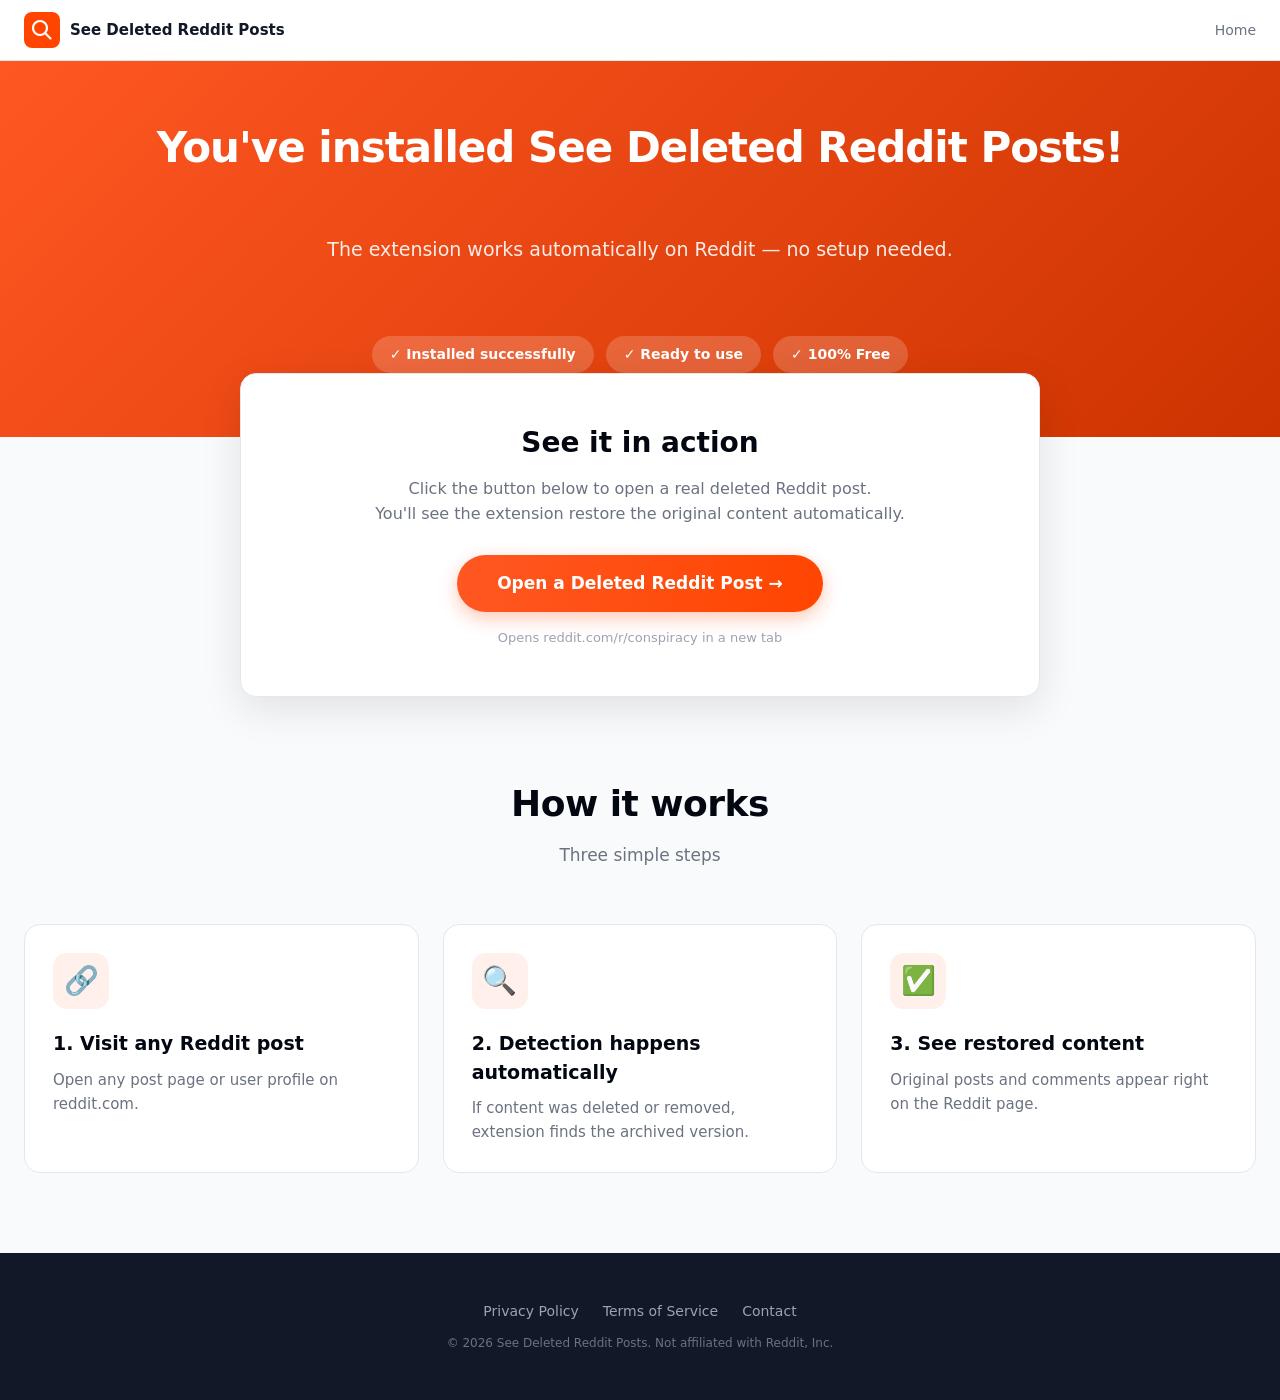
<file: welcome/index.html>
<!DOCTYPE html>
<html lang="en">
<head>
  <meta charset="UTF-8">
  <meta name="viewport" content="width=device-width, initial-scale=1.0">
  <title>Welcome — See Deleted Reddit Posts</title>
  <meta name="description" content="You've installed See Deleted Reddit Posts. Try it now on a real deleted post.">
  <meta name="robots" content="noindex">
  <link rel="icon" href="../images/favicon.png" type="image/png">
  <link rel="stylesheet" href="../css/styles.css">
  <script defer src="https://cloud.umami.is/script.js" data-website-id="a83e818a-06e0-423e-9f40-ede7516b01c0"></script>

  <!-- Open Graph -->
  <meta property="og:title" content="Welcome — See Deleted Reddit Posts">
  <meta property="og:description" content="You've installed See Deleted Reddit Posts. Try it now.">
  <meta property="og:image" content="../images/og-image.png">
  <meta property="og:type" content="website">
</head>
<body>

  <!-- Top Nav -->
  <nav class="nav">
    <div class="nav-inner">
      <a href="../" class="nav-brand">
        <span class="nav-logo">
          <svg width="22" height="22" viewBox="0 0 22 22" fill="none" xmlns="http://www.w3.org/2000/svg">
            <circle cx="9" cy="9" r="7" stroke="white" stroke-width="2.2" fill="none"/>
            <polygon points="9,5.5 12,11.5 6,11.5" fill="#FF4500"/>
            <line x1="14.5" y1="14.5" x2="19.5" y2="19.5" stroke="white" stroke-width="2.2" stroke-linecap="round"/>
          </svg>
        </span>
        See Deleted Reddit Posts
      </a>
      <div class="nav-links" style="margin-left:auto;">
        <a href="../">Home</a>
      </div>
    </div>
  </nav>

  <!-- Celebration Hero -->
  <section class="hero hero-center">
    <div class="hero-inner">
      <h1>You've installed See Deleted Reddit Posts!</h1>
      <p class="hero-sub">The extension works automatically on Reddit — no setup needed.</p>
      <div class="badges">
        <span class="badge">✓ Installed successfully</span>
        <span class="badge">✓ Ready to use</span>
        <span class="badge">✓ 100% Free</span>
      </div>
    </div>
  </section>

  <!-- Main CTA Card -->
  <div class="cta-card">
    <h2>See it in action</h2>
    <p>
      Click the button below to open a real deleted Reddit post.<br>
      You'll see the extension restore the original content automatically.
    </p>
    <a href="https://www.reddit.com/r/conspiracy/comments/1d550zb/deleted_by_user/"
       class="btn-cta-orange"
       target="_blank"
       rel="noopener">
      Open a Deleted Reddit Post →
    </a>
    <div class="cta-hint">Opens reddit.com/r/conspiracy in a new tab</div>
  </div>

  <!-- How it works -->
  <section class="section">
    <h2 class="section-title">How it works</h2>
    <p class="section-sub">Three simple steps</p>

    <div class="feature-grid">
      <div class="feature-card">
        <div class="feature-icon">🔗</div>
        <h3>1. Visit any Reddit post</h3>
        <p>Open any post page or user profile on reddit.com.</p>
      </div>
      <div class="feature-card">
        <div class="feature-icon">🔍</div>
        <h3>2. Detection happens automatically</h3>
        <p>If content was deleted or removed, extension finds the archived version.</p>
      </div>
      <div class="feature-card">
        <div class="feature-icon">✅</div>
        <h3>3. See restored content</h3>
        <p>Original posts and comments appear right on the Reddit page.</p>
      </div>
    </div>
  </section>

  <!-- Footer -->
  <footer class="footer">
    <div class="footer-links">
      <a href="../privacy/">Privacy Policy</a>
      <a href="../terms/">Terms of Service</a>
      <a href="mailto:cws.ai.answer.generator@gmail.com">Contact</a>
    </div>
    <div class="footer-copy">© 2026 See Deleted Reddit Posts. Not affiliated with Reddit, Inc.</div>
  </footer>

</body>
</html>
</file>
<file: css/styles.css>
/* ==========================================================
   Variables & Reset
   ========================================================== */
:root {
  --accent: #FF4500;
  --accent-dark: #CC3300;
  --accent-light: #FFF0EB;
  --grad-start: #FF5722;
  --grad-end: #CC3300;
  --bg: #f9fafb;
  --card: #ffffff;
  --fg: #111827;
  --fg-strong: #030712;
  --muted: #6b7280;
  --border: #e5e7eb;
  --footer-bg: #111827;
  --footer-fg: #9ca3af;
  --star: #fbbf24;
}

* { box-sizing: border-box; margin: 0; padding: 0; }

html { scroll-behavior: smooth; }

body {
  font-family: system-ui, -apple-system, "Helvetica Neue", Arial, sans-serif;
  background: var(--bg);
  color: var(--fg);
  font-size: 16px;
  line-height: 1.5;
  -webkit-font-smoothing: antialiased;
}

a { color: inherit; text-decoration: none; }

/* ==========================================================
   Top Nav
   ========================================================== */
.nav {
  position: sticky;
  top: 0;
  z-index: 100;
  background: white;
  border-bottom: 1px solid var(--border);
}
.nav-inner {
  max-width: 1280px;
  margin: 0 auto;
  padding: 12px 24px;
  display: flex;
  align-items: center;
  gap: 24px;
}
.nav-brand {
  display: flex;
  align-items: center;
  gap: 10px;
  font-weight: 700;
  color: var(--fg);
  font-size: 15px;
}
.nav-logo {
  width: 36px;
  height: 36px;
  border-radius: 8px;
  background: var(--accent);
  display: flex;
  align-items: center;
  justify-content: center;
  flex-shrink: 0;
}
.nav-links {
  display: flex;
  gap: 28px;
  margin-left: auto;
}
.nav-links a {
  color: var(--muted);
  font-size: 14px;
  transition: color 0.15s;
}
.nav-links a:hover { color: var(--fg); }

.btn-install {
  display: inline-flex;
  align-items: center;
  gap: 8px;
  padding: 9px 18px;
  border-radius: 999px;
  background: var(--accent);
  color: white;
  font-weight: 700;
  font-size: 14px;
  transition: background 0.15s, transform 0.1s;
}
.btn-install:hover { background: var(--accent-dark); }
.btn-install:active { transform: scale(0.98); }

/* ==========================================================
   Hero / Header gradient
   ========================================================== */
.hero {
  background: linear-gradient(135deg, var(--grad-start) 0%, var(--grad-end) 100%);
  color: white;
  position: relative;
  overflow: hidden;
}
.hero-inner {
  max-width: 1280px;
  margin: 0 auto;
  padding: 80px 24px;
  display: grid;
  grid-template-columns: 1fr 1fr;
  gap: 48px;
  align-items: center;
}
.hero h1 {
  font-size: 52px;
  line-height: 1.1;
  font-weight: 800;
  letter-spacing: -1px;
  margin-bottom: 20px;
}
.hero-sub {
  font-size: 19px;
  opacity: 0.9;
  margin-bottom: 32px;
  max-width: 540px;
}
.btn-cta-light {
  display: inline-flex;
  align-items: center;
  gap: 10px;
  padding: 16px 32px;
  border-radius: 999px;
  background: white;
  color: var(--accent);
  font-weight: 700;
  font-size: 17px;
  transition: transform 0.1s, box-shadow 0.15s;
  box-shadow: 0 4px 14px rgba(0,0,0,0.12);
}
.btn-cta-light:hover { transform: translateY(-1px); box-shadow: 0 8px 20px rgba(0,0,0,0.16); }
.hero-rating {
  margin-top: 24px;
  display: flex;
  align-items: center;
  gap: 12px;
  font-size: 14px;
}
.hero-rating-stars { color: var(--star); font-size: 16px; }
.hero-rating-text { opacity: 0.85; }
.hero-rating-count { display: block; opacity: 0.65; font-size: 13px; margin-top: 4px; }

.hero-image {
  background: rgba(255,255,255,0.1);
  border-radius: 12px;
  padding: 0;
  overflow: hidden;
  box-shadow: 0 16px 48px rgba(0,0,0,0.2);
  aspect-ratio: 16/10;
  display: flex;
  align-items: center;
  justify-content: center;
}
.hero-image img {
  width: 100%;
  height: 100%;
  object-fit: cover;
  display: block;
}

/* Welcome page hero variation (centered, no two-column) */
.hero-center .hero-inner {
  grid-template-columns: 1fr;
  text-align: center;
  padding: 64px 24px;
}
.hero-center h1 {
  font-size: 42px;
  margin-bottom: 16px;
}
.hero-center .hero-sub {
  margin: 0 auto 24px;
  max-width: 720px;
}
.badges {
  display: flex;
  gap: 12px;
  justify-content: center;
  flex-wrap: wrap;
}
.badge {
  display: inline-flex;
  align-items: center;
  padding: 8px 18px;
  border-radius: 999px;
  background: rgba(255,255,255,0.18);
  font-size: 14px;
  font-weight: 600;
  color: white;
}

/* ==========================================================
   Section common
   ========================================================== */
.section {
  max-width: 1280px;
  margin: 0 auto;
  padding: 80px 24px;
}
.section-white { background: white; }
.section-title {
  font-size: 36px;
  font-weight: 800;
  text-align: center;
  letter-spacing: -0.5px;
  color: var(--fg-strong);
  margin-bottom: 12px;
}
.section-sub {
  font-size: 17px;
  color: var(--muted);
  text-align: center;
  margin-bottom: 56px;
}

/* ==========================================================
   Feature cards (3-up)
   ========================================================== */
.feature-grid {
  display: grid;
  grid-template-columns: repeat(3, 1fr);
  gap: 24px;
}
.feature-card {
  background: white;
  border: 1px solid var(--border);
  border-radius: 16px;
  padding: 28px;
  transition: transform 0.15s, box-shadow 0.15s;
}
.feature-card:hover {
  transform: translateY(-2px);
  box-shadow: 0 12px 24px rgba(0,0,0,0.06);
}
.feature-icon {
  width: 56px;
  height: 56px;
  border-radius: 14px;
  background: var(--accent-light);
  display: flex;
  align-items: center;
  justify-content: center;
  font-size: 28px;
  margin-bottom: 20px;
}
.feature-card h3 {
  font-size: 19px;
  font-weight: 700;
  color: var(--fg-strong);
  margin-bottom: 10px;
}
.feature-card p {
  font-size: 15px;
  color: var(--muted);
  line-height: 1.6;
}

/* ==========================================================
   Steps (3-up horizontal)
   ========================================================== */
.steps {
  display: grid;
  grid-template-columns: repeat(3, 1fr);
  gap: 32px;
  margin-bottom: 48px;
}
.step {
  display: flex;
  align-items: flex-start;
  gap: 16px;
}
.step-num {
  width: 56px;
  height: 56px;
  border-radius: 50%;
  background: var(--accent-light);
  color: var(--accent);
  font-size: 22px;
  font-weight: 800;
  display: flex;
  align-items: center;
  justify-content: center;
  flex-shrink: 0;
}
.step-text h4 {
  font-size: 18px;
  font-weight: 700;
  color: var(--fg-strong);
  margin-bottom: 4px;
}
.step-text p {
  font-size: 14px;
  color: var(--muted);
  line-height: 1.5;
}

.demo-image {
  border-radius: 12px;
  overflow: hidden;
  border: 1px solid var(--border);
  max-width: 1100px;
  margin: 0 auto;
}
.demo-image img { width: 100%; display: block; }

/* ==========================================================
   Reviews (3-up cards)
   ========================================================== */
.review-grid {
  display: grid;
  grid-template-columns: repeat(3, 1fr);
  gap: 24px;
}
.review-card {
  background: white;
  border: 1px solid var(--border);
  border-radius: 16px;
  padding: 24px;
}
.review-stars {
  color: var(--star);
  font-size: 18px;
  letter-spacing: 2px;
  margin-bottom: 14px;
}
.review-text {
  font-size: 15px;
  color: var(--fg);
  line-height: 1.6;
  margin-bottom: 18px;
}
.review-attr {
  font-size: 13px;
  font-weight: 600;
  color: var(--muted);
}

/* ==========================================================
   FAQ
   ========================================================== */
.faq-list {
  max-width: 720px;
  margin: 0 auto;
}
.faq-item {
  border-bottom: 1px solid var(--border);
  padding: 24px 0;
}
.faq-item:first-child { border-top: 1px solid var(--border); }
.faq-q {
  font-size: 17px;
  font-weight: 700;
  color: var(--fg-strong);
  margin-bottom: 8px;
}
.faq-a {
  font-size: 15px;
  color: var(--muted);
  line-height: 1.6;
}

/* ==========================================================
   CTA card (welcome page main button card)
   ========================================================== */
.cta-card {
  max-width: 800px;
  margin: -64px auto 0;
  position: relative;
  background: white;
  border-radius: 16px;
  padding: 48px 32px;
  text-align: center;
  box-shadow: 0 12px 40px rgba(0,0,0,0.1);
  border: 1px solid var(--border);
}
.cta-card h2 {
  font-size: 28px;
  font-weight: 800;
  color: var(--fg-strong);
  margin-bottom: 12px;
}
.cta-card p {
  font-size: 16px;
  color: var(--muted);
  margin-bottom: 28px;
  line-height: 1.6;
}
.btn-cta-orange {
  display: inline-flex;
  align-items: center;
  gap: 10px;
  padding: 16px 40px;
  border-radius: 999px;
  background: linear-gradient(90deg, var(--grad-start), var(--accent));
  color: white;
  font-weight: 700;
  font-size: 17px;
  transition: transform 0.1s, box-shadow 0.15s;
  box-shadow: 0 6px 18px rgba(255,69,0,0.3);
}
.btn-cta-orange:hover { transform: translateY(-1px); box-shadow: 0 10px 24px rgba(255,69,0,0.4); }
.cta-hint {
  margin-top: 16px;
  font-size: 13px;
  color: #9ca3af;
}

/* ==========================================================
   Final CTA banner
   ========================================================== */
.final-cta {
  background: linear-gradient(135deg, var(--grad-start) 0%, var(--grad-end) 100%);
  padding: 64px 24px;
  text-align: center;
  color: white;
}
.final-cta h2 {
  font-size: 32px;
  font-weight: 800;
  margin-bottom: 28px;
  letter-spacing: -0.5px;
}

/* ==========================================================
   Footer
   ========================================================== */
.footer {
  background: var(--footer-bg);
  color: var(--footer-fg);
  padding: 48px 24px;
  text-align: center;
}
.footer-links {
  display: flex;
  justify-content: center;
  gap: 24px;
  margin-bottom: 12px;
  font-size: 14px;
}
.footer-links a:hover { color: white; }
.footer-copy {
  font-size: 12px;
  color: #6b7280;
}

/* ==========================================================
   Responsive
   ========================================================== */
@media (max-width: 900px) {
  .hero-inner { grid-template-columns: 1fr; padding: 56px 24px; }
  .hero h1 { font-size: 38px; }
  .hero-sub { font-size: 17px; }
  .feature-grid { grid-template-columns: 1fr; }
  .steps { grid-template-columns: 1fr; gap: 20px; }
  .review-grid { grid-template-columns: 1fr; }
  .nav-links { display: none; }
  .section { padding: 56px 24px; }
  .section-title { font-size: 28px; }
  .cta-card { margin: -40px 16px 0; padding: 32px 20px; }
  .cta-card h2 { font-size: 24px; }
  .hero-center h1 { font-size: 32px; }
}
</file>
